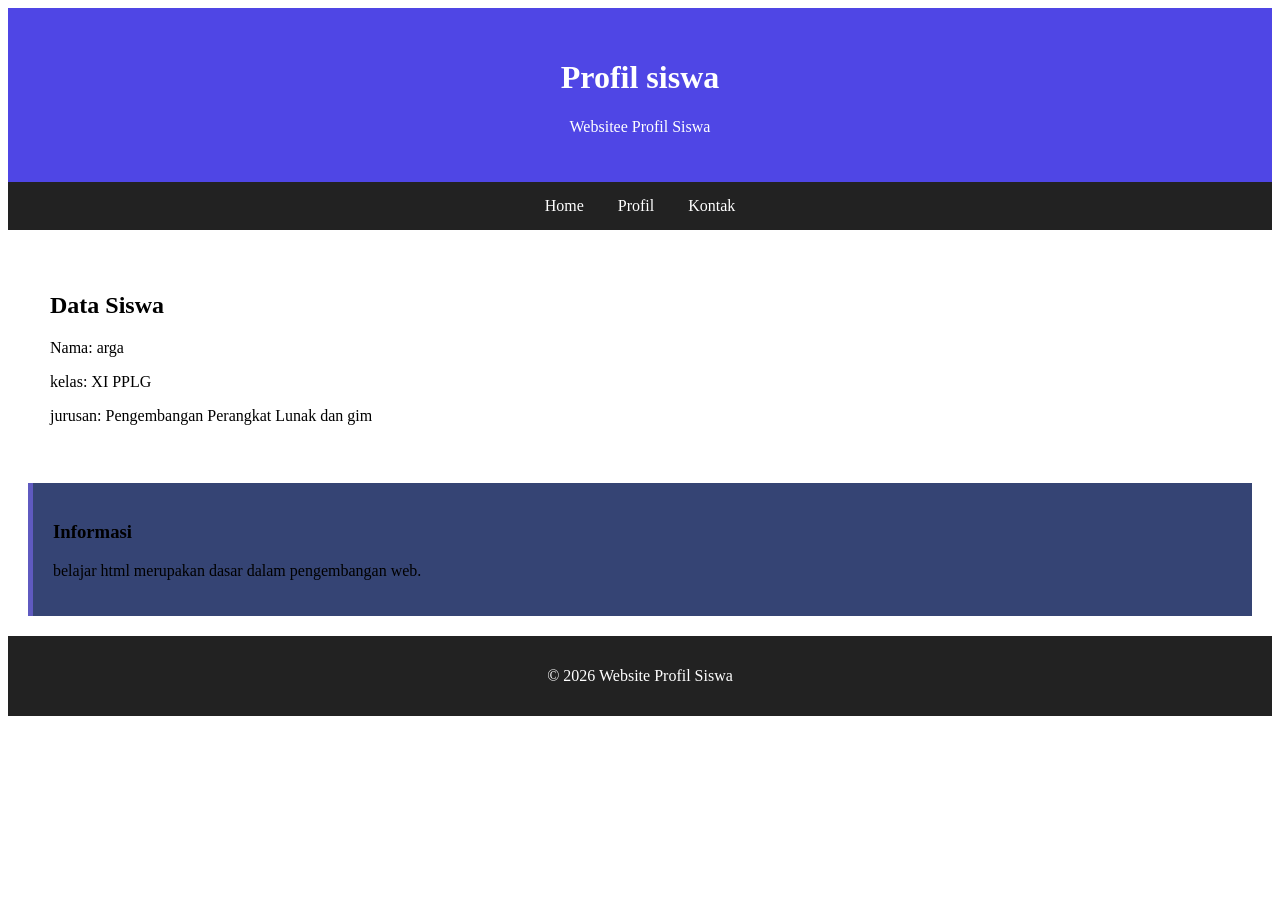
<file: semanticHTML/index.html>
<!DOCTYPE html>
<html lang="id">
<head>
    <meta charset="UTF-8">
    <meta name="viewport" content="width=device-width, initial-scale=1.0">
    <title>Profil Siswa</title>
    <link rel="stylesheet" href="style.css">
</head>
<body>
    <div class="header">
        <h1>Profil siswa</h1>
        <p>Websitee Profil Siswa</p>
    </div>

    <div class="menu">
        <a href="#">Home</a>
        <a href="#">Profil</a>
        <a href="#">Kontak</a>
    </div>

    <div class="content">
        <h2>Data Siswa</h2>

        <p>Nama: arga</p>
        <p>kelas: XI PPLG</p>
        <p>jurusan: Pengembangan Perangkat Lunak dan gim</p>
    </div>

    <div class="info">
        <h3>Informasi</h3>
        <p>
            belajar html merupakan dasar dalam pengembangan web.
        </p>
    </div>

    <div class="footer">
        <p>&copy; 2026 Website Profil Siswa</p>
    </div>
    
</body>
</html>
</file>
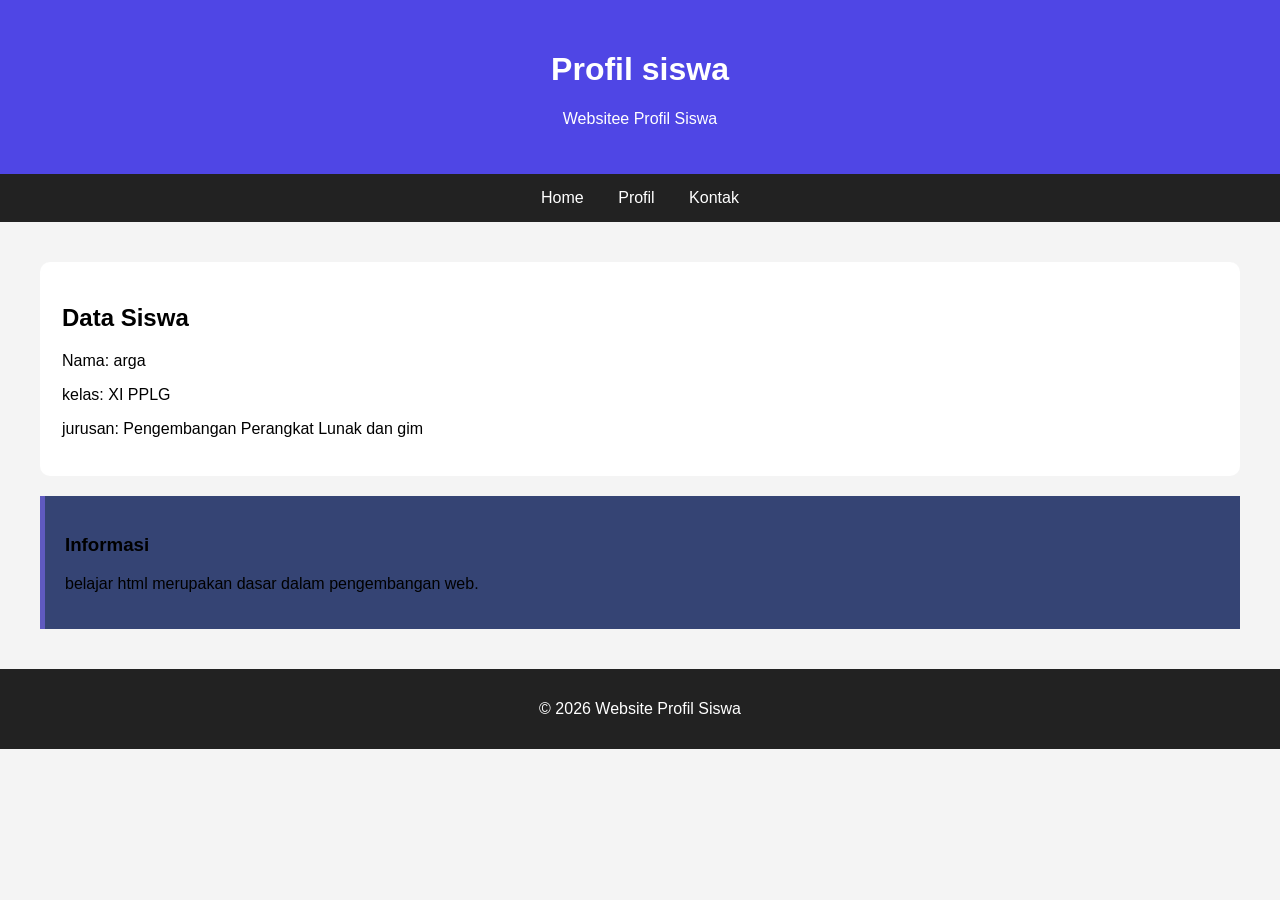
<file: semanticHTML/index2.html>
<!DOCTYPE html>
<html lang="id">
<head>
    <meta charset="UTF-8">
    <meta name="viewport" content="width=device-width, initial-scale=1.0">
    <title>Profil Siswa</title>
    <link rel="stylesheet" href="style2.css">
</head>
<body>
    <header>
        <h1>Profil siswa</h1>
        <p>Websitee Profil Siswa</p>
    </header>

    <nav>
        <a href="#">Home</a>
        <a href="#">Profil</a>
        <a href="#">Kontak</a>
    </nav>
    <main>
        <section>
            <h2>Data Siswa</h2>

            <p>Nama: arga</p>
            <p>kelas: XI PPLG</p>
            <p>jurusan: Pengembangan Perangkat Lunak dan gim</p>
        </section>

        <aside>
            <h3>Informasi</h3>
            <p>
                belajar html merupakan dasar dalam pengembangan web.
            </p>
        </aside>
    </main>
    <footer>
        <p>&copy; 2026 Website Profil Siswa</p>
    </footer>
    
</body>
</html>
</file>
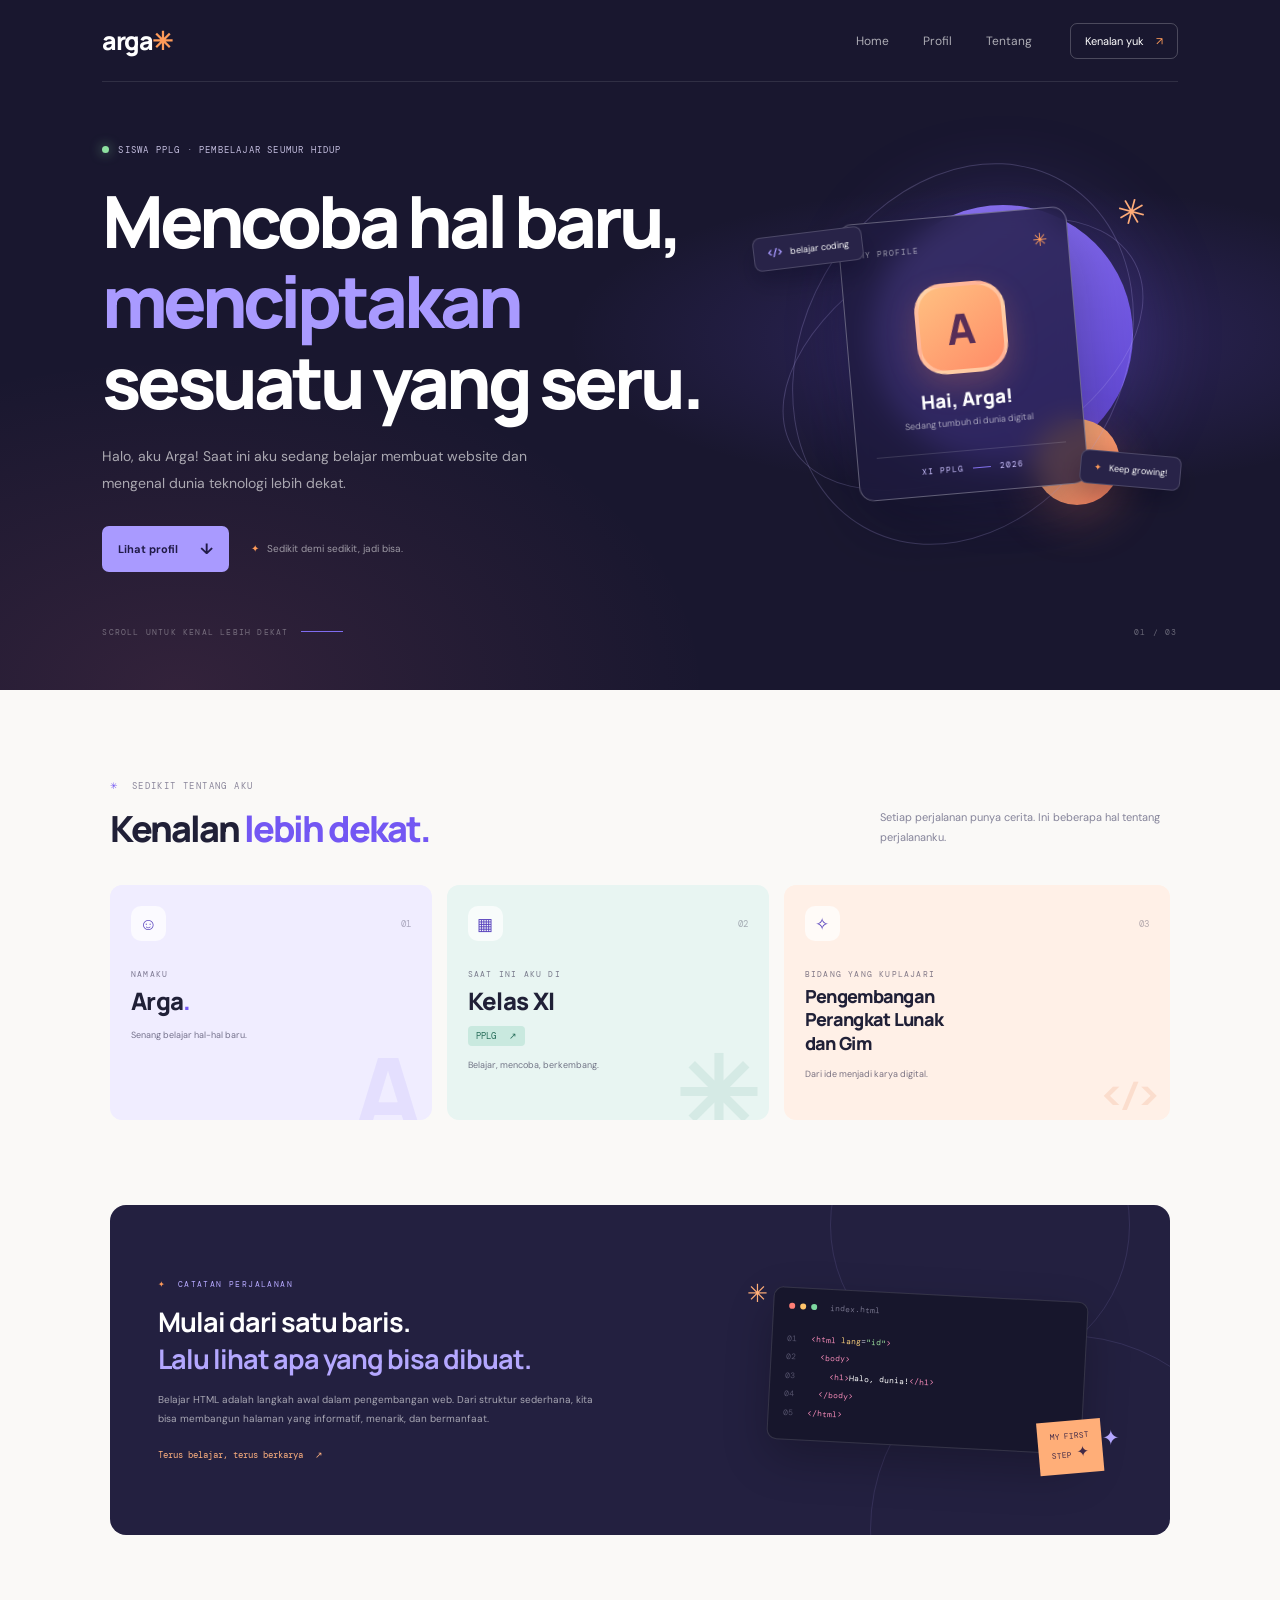
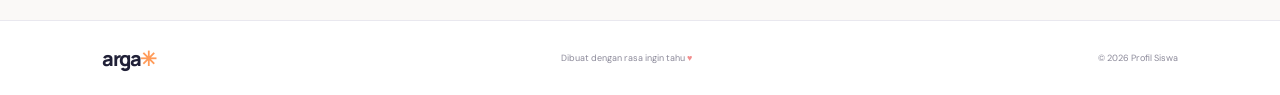
<file: semanticHTML/indexAI.html>
<!DOCTYPE html>
<html lang="id">
<head>
    <meta charset="UTF-8">
    <meta name="viewport" content="width=device-width, initial-scale=1.0">
    <title>Profil Arga | Siswa PPLG</title>
    <link rel="stylesheet" href="styleAI.css">
</head>
<body>

    <div class="hero" id="home">
        <div class="navbar">
            <div class="logo">arga<span>✳</span></div>

            <div class="menu">
                <a href="#home">Home</a>
                <a href="#profil">Profil</a>
                <a href="#tentang">Tentang</a>
            </div>

            <a class="nav-cta" href="#profil">Kenalan yuk <span>↗</span></a>
        </div>

        <div class="hero-content">
            <div class="hero-text">
                <div class="status"><span class="status-dot"></span> SISWA PPLG · PEMBELAJAR SEUMUR HIDUP</div>

                <h1>Mencoba hal baru,<br><span class="judul-warna">menciptakan</span><br>sesuatu yang seru.</h1>

                <p>Halo, aku Arga! Saat ini aku sedang belajar membuat website dan mengenal dunia teknologi lebih dekat.</p>

                <div class="hero-actions">
                    <a class="button-primary" href="#profil">Lihat profil <span>↓</span></a>
                    <div class="hero-note"><span class="note-icon">✦</span> Sedikit demi sedikit, jadi bisa.</div>
                </div>
            </div>

            <div class="hero-art">
                <div class="blob blob-purple"></div>
                <div class="blob blob-orange"></div>
                <div class="orbit orbit-one"></div>
                <div class="orbit orbit-two"></div>

                <div class="profile-visual">
                    <div class="visual-top">
                        <span>MY PROFILE</span>
                        <span class="visual-star">✳</span>
                    </div>
                    <div class="visual-avatar">A</div>
                    <div class="visual-name">Hai, Arga!</div>
                    <div class="visual-description">Sedang tumbuh di dunia digital</div>
                    <div class="visual-bottom">
                        <span>XI PPLG</span>
                        <span class="visual-line"></span>
                        <span>2026</span>
                    </div>
                </div>

                <div class="floating-card float-code"><span>&lt;/&gt;</span> belajar coding</div>
                <div class="floating-card float-star">✦ <span>Keep growing!</span></div>
                <div class="scribble">✳</div>
            </div>
        </div>

        <div class="hero-bottom">
            <span>SCROLL UNTUK KENAL LEBIH DEKAT</span>
            <span class="bottom-line"></span>
            <span>01 / 03</span>
        </div>
    </div>

    <div class="profile-section" id="profil">
        <div class="section-top">
            <div>
                <div class="section-label"><span>✳</span> SEDIKIT TENTANG AKU</div>
                <h2>Kenalan <span>lebih dekat.</span></h2>
            </div>
            <p>Setiap perjalanan punya cerita. Ini beberapa hal tentang perjalananku.</p>
        </div>

        <div class="profile-cards">
            <div class="profile-card card-name">
                <div class="card-top">
                    <div class="card-icon">☺</div>
                    <div class="card-number">01</div>
                </div>
                <div class="card-label">NAMAKU</div>
                <div class="card-title">Arga<span>.</span></div>
                <div class="card-caption">Senang belajar hal-hal baru.</div>
                <div class="card-decoration">A</div>
            </div>

            <div class="profile-card card-class">
                <div class="card-top">
                    <div class="card-icon">▦</div>
                    <div class="card-number">02</div>
                </div>
                <div class="card-label">SAAT INI AKU DI</div>
                <div class="card-title">Kelas XI</div>
                <div class="class-pill">PPLG <span>↗</span></div>
                <div class="card-caption">Belajar, mencoba, berkembang.</div>
                <div class="card-decoration">✳</div>
            </div>

            <div class="profile-card card-major">
                <div class="card-top">
                    <div class="card-icon">✧</div>
                    <div class="card-number">03</div>
                </div>
                <div class="card-label">BIDANG YANG KUPLAJARI</div>
                <div class="card-title">Pengembangan<br>Perangkat Lunak<br>dan Gim</div>
                <div class="card-caption">Dari ide menjadi karya digital.</div>
                <div class="card-decoration">&lt;/&gt;</div>
            </div>
        </div>
    </div>

    <div class="learning-section" id="tentang">
        <div class="learning-shape shape-one"></div>
        <div class="learning-shape shape-two"></div>

        <div class="learning-content">
            <div class="learning-label"><span>✦</span> CATATAN PERJALANAN</div>
            <h2>Mulai dari satu baris.<br><span>Lalu lihat apa yang bisa dibuat.</span></h2>
            <p>Belajar HTML adalah langkah awal dalam pengembangan web. Dari struktur sederhana, kita bisa membangun halaman yang informatif, menarik, dan bermanfaat.</p>
            <div class="learning-signature">Terus belajar, terus berkarya <span>↗</span></div>
        </div>

        <div class="learning-art">
            <div class="code-card">
                <div class="code-dots"><i></i><i></i><i></i><span>index.html</span></div>
                <div class="code-lines">
                    <div><b>01</b> <span class="code-pink">&lt;html</span> <span class="code-yellow">lang</span>=<span class="code-green">"id"</span><span class="code-pink">&gt;</span></div>
                    <div><b>02</b> &nbsp;&nbsp;<span class="code-pink">&lt;body&gt;</span></div>
                    <div><b>03</b> &nbsp;&nbsp;&nbsp;&nbsp;<span class="code-pink">&lt;h1&gt;</span><span class="code-white">Halo, dunia!</span><span class="code-pink">&lt;/h1&gt;</span></div>
                    <div><b>04</b> &nbsp;&nbsp;<span class="code-pink">&lt;/body&gt;</span></div>
                    <div><b>05</b> <span class="code-pink">&lt;/html&gt;</span></div>
                </div>
                <div class="code-sticker">MY FIRST<br>STEP <span>✦</span></div>
            </div>
            <div class="sparkle sparkle-one">✳</div>
            <div class="sparkle sparkle-two">✦</div>
        </div>
    </div>

    <div class="footer">
        <div class="footer-logo">arga<span>✳</span></div>
        <div class="footer-message">Dibuat dengan rasa ingin tahu <span>♥</span></div>
        <div class="footer-copy">© 2026 Profil Siswa</div>
    </div>

</body>
</html>
</file>
<file: semanticHTML/style.css>
.header{
    background-color: #4f46e5;
    color: white;
    text-align: center;
    padding: 30px;
}

.menu{
    background-color: #222;
    padding: 15px;
    text-align: center;;
}

.menu a{
    color: white;
    text-decoration: none;
    margin: 0 15px;
}

.content{
    background-color: white;
    padding: 22px;
    margin: 20px;
    border-radius: 10px;  
}

.info{
    background-color: #354474;
    padding: 20px;
    margin: 20px;
    border-left: 5px solid #5f5ac0;
}

.footer{
    background-color: #222;
    color: white;
    text-align: center;
    padding: 15px
}
</file>
<file: semanticHTML/style2.css>
body{
    margin: 0;
    font-family: Arial, sans-serif;
    background-color: #f4f4f4;
}



header{
    background-color: #4f46e5;
    color: white;
    text-align: center;
    padding: 30px;
}

nav{
    background-color: #222;
    padding: 15px;
    text-align: center;;
}

nav a{
    color: white;
    text-decoration: none;
    margin: 0 15px;
}

main{
    padding: 20px;
}

section{
    background-color: white;
    padding: 22px;
    margin: 20px;
    border-radius: 10px;  
}

aside{
    background-color: #354474;
    padding: 20px;
    margin: 20px;
    border-left: 5px solid #5f5ac0;
}

footer{
    background-color: #222;
    color: white;
    text-align: center;
    padding: 15px
}
</file>
<file: semanticHTML/styleAI.css>
@import url('https://fonts.googleapis.com/css2?family=DM+Mono:wght@400;500&family=DM+Sans:wght@400;500;600;700&family=Manrope:wght@400;500;600;700;800&display=swap');

:root {
    --ink: #202037;
    --muted: #85849a;
    --purple: #7357f3;
    --orange: #ff9b59;
    --paper: #faf9f7;
}

* {
    box-sizing: border-box;
    margin: 0;
    padding: 0;
}

html {
    scroll-behavior: smooth;
}

body {
    background: var(--paper);
    color: var(--ink);
    font-family: 'DM Sans', sans-serif;
}

a {
    color: inherit;
    text-decoration: none;
}

/* HERO */
.hero {
    position: relative;
    min-height: 690px;
    overflow: hidden;
    padding: 0 8%;
    background:
        radial-gradient(ellipse at 79% 49%, rgba(120, 89, 249, .23), transparent 31%),
        radial-gradient(ellipse at 14% 100%, rgba(237, 115, 143, .12), transparent 34%),
        #19172f;
    color: #fff;
}

.navbar {
    display: flex;
    max-width: 1200px;
    height: 82px;
    align-items: center;
    justify-content: space-between;
    margin: auto;
    border-bottom: 1px solid rgba(255, 255, 255, .1);
}

.logo,
.footer-logo {
    font-family: 'Manrope', sans-serif;
    font-size: 25px;
    font-weight: 800;
    letter-spacing: -1.5px;
}

.logo span,
.footer-logo span {
    color: var(--orange);
}

.menu {
    display: flex;
    gap: 34px;
    margin-left: auto;
    margin-right: 38px;
}

.menu a {
    color: rgba(255, 255, 255, .64);
    font-size: 12px;
    transition: color .2s;
}

.menu a:hover {
    color: white;
}

.nav-cta {
    padding: 10px 14px;
    border: 1px solid rgba(255, 255, 255, .22);
    border-radius: 7px;
    color: #fff;
    font-size: 11px;
}

.nav-cta span {
    margin-left: 9px;
    color: var(--orange);
}

.hero-content {
    display: flex;
    max-width: 1200px;
    min-height: 520px;
    align-items: center;
    justify-content: space-between;
    gap: 40px;
    margin: auto;
}

.hero-text {
    position: relative;
    z-index: 2;
    max-width: 600px;
    padding: 55px 0;
}

.status {
    display: inline-flex;
    align-items: center;
    gap: 9px;
    margin-bottom: 25px;
    color: #c4bedf;
    font-family: 'DM Mono', monospace;
    font-size: 9px;
    letter-spacing: 1.2px;
}

.status-dot {
    width: 7px;
    height: 7px;
    border-radius: 50%;
    background: #8ee1a0;
    box-shadow: 0 0 12px rgba(142, 225, 160, .7);
}

.hero h1 {
    margin-bottom: 21px;
    font-family: 'Manrope', sans-serif;
    font-size: clamp(44px, 6vw, 72px);
    font-weight: 800;
    line-height: 1.12;
    letter-spacing: -4px;
}

.judul-warna {
    color: #a99aff;
}

.hero-text > p {
    max-width: 430px;
    margin-bottom: 29px;
    color: rgba(255, 255, 255, .62);
    font-size: 14px;
    line-height: 1.9;
}

.hero-actions {
    display: flex;
    align-items: center;
    gap: 22px;
}

.button-primary {
    display: inline-flex;
    align-items: center;
    gap: 22px;
    padding: 13px 16px;
    border-radius: 7px;
    background: #a99aff;
    color: #211b48;
    font-size: 11px;
    font-weight: 700;
    transition: transform .2s, background .2s;
}

.button-primary:hover {
    transform: translateY(-3px);
    background: #c0b6ff;
}

.button-primary span {
    font-size: 15px;
}

.hero-note {
    color: rgba(255, 255, 255, .55);
    font-size: 10px;
}

.note-icon {
    margin-right: 5px;
    color: var(--orange);
}

.hero-art {
    position: relative;
    display: grid;
    width: 430px;
    height: 430px;
    flex: 0 0 430px;
    place-items: center;
}

.blob {
    position: absolute;
    border-radius: 50%;
    filter: blur(.2px);
}

.blob-purple {
    top: 66px;
    right: 45px;
    width: 260px;
    height: 260px;
    background: linear-gradient(145deg, #977eff, #5c42d3);
    box-shadow: 0 0 90px rgba(116, 87, 243, .28);
}

.blob-orange {
    right: 58px;
    bottom: 64px;
    width: 86px;
    height: 86px;
    background: linear-gradient(135deg, #ffc184, #ff805c);
    box-shadow: 0 15px 45px rgba(255, 134, 92, .25);
}

.orbit {
    position: absolute;
    border: 1px solid rgba(194, 184, 255, .22);
    border-radius: 50%;
    transform: rotate(-28deg);
}

.orbit-one {
    width: 390px;
    height: 230px;
}

.orbit-two {
    width: 320px;
    height: 400px;
    transform: rotate(30deg);
}

.profile-visual {
    position: relative;
    z-index: 1;
    width: 230px;
    padding: 19px;
    border: 1px solid rgba(255, 255, 255, .3);
    border-radius: 15px;
    background: rgba(29, 25, 61, .78);
    box-shadow: 0 25px 65px rgba(10, 8, 35, .35);
    transform: rotate(-5deg);
    backdrop-filter: blur(14px);
}

.visual-top,
.visual-bottom {
    display: flex;
    align-items: center;
    justify-content: space-between;
    color: rgba(255, 255, 255, .55);
    font-family: 'DM Mono', monospace;
    font-size: 8px;
    letter-spacing: 1px;
}

.visual-star {
    color: var(--orange);
    font-size: 18px;
}

.visual-avatar {
    display: grid;
    width: 91px;
    height: 91px;
    margin: 23px auto 13px;
    place-items: center;
    border: 4px solid rgba(255, 255, 255, .3);
    border-radius: 28px;
    background: linear-gradient(145deg, #ffc081, #ff8c67);
    color: #582e57;
    font-family: 'Manrope', sans-serif;
    font-size: 42px;
    font-weight: 800;
    box-shadow: 0 12px 30px rgba(255, 143, 103, .23);
}

.visual-name {
    text-align: center;
    font-family: 'Manrope', sans-serif;
    font-size: 19px;
    font-weight: 800;
}

.visual-description {
    margin-top: 4px;
    color: rgba(255, 255, 255, .58);
    text-align: center;
    font-size: 9px;
}

.visual-bottom {
    justify-content: center;
    gap: 9px;
    margin-top: 22px;
    padding-top: 12px;
    border-top: 1px solid rgba(255, 255, 255, .13);
    color: #cbc1ff;
}

.visual-line {
    width: 18px;
    height: 1px;
    background: #8270ee;
}

.floating-card {
    position: absolute;
    z-index: 2;
    padding: 10px 13px;
    border: 1px solid rgba(255, 255, 255, .17);
    border-radius: 8px;
    background: #282348;
    color: white;
    font-size: 9px;
    box-shadow: 0 12px 25px rgba(5, 4, 22, .25);
}

.float-code {
    top: 93px;
    left: 5px;
    transform: rotate(-7deg);
}

.float-code span {
    margin-right: 6px;
    color: #a99aff;
    font-family: 'DM Mono', monospace;
    font-weight: 700;
}

.float-star {
    right: -3px;
    bottom: 82px;
    color: var(--orange);
    transform: rotate(5deg);
}

.float-star span {
    margin-left: 5px;
    color: white;
}

.scribble {
    position: absolute;
    top: 50px;
    right: 32px;
    color: #ffac79;
    font-size: 35px;
    transform: rotate(15deg);
}

.hero-bottom {
    display: flex;
    max-width: 1200px;
    align-items: center;
    gap: 13px;
    margin: 0 auto;
    padding-bottom: 22px;
    color: rgba(255, 255, 255, .35);
    font-family: 'DM Mono', monospace;
    font-size: 8px;
    letter-spacing: 1.2px;
}

.bottom-line {
    width: 42px;
    height: 1px;
    background: #7f6cf0;
}

.hero-bottom span:last-child {
    margin-left: auto;
}

/* PROFIL */
.profile-section {
    max-width: 1120px;
    margin: auto;
    padding: 90px 30px 85px;
}

.section-top {
    display: flex;
    align-items: flex-end;
    justify-content: space-between;
    gap: 30px;
    margin-bottom: 32px;
}

.section-label {
    margin-bottom: 12px;
    color: #8b879b;
    font-family: 'DM Mono', monospace;
    font-size: 9px;
    letter-spacing: 1.4px;
}

.section-label span {
    margin-right: 6px;
    color: var(--purple);
}

.section-top h2 {
    font-family: 'Manrope', sans-serif;
    font-size: 36px;
    font-weight: 800;
    letter-spacing: -2px;
}

.section-top h2 span {
    color: var(--purple);
}

.section-top > p {
    max-width: 290px;
    padding-bottom: 5px;
    color: var(--muted);
    font-size: 11px;
    line-height: 1.8;
}

.profile-cards {
    display: grid;
    grid-template-columns: 1fr 1fr 1.2fr;
    gap: 15px;
}

.profile-card {
    position: relative;
    min-height: 235px;
    overflow: hidden;
    padding: 21px;
    border-radius: 12px;
    transition: transform .2s, box-shadow .2s;
}

.profile-card:hover {
    transform: translateY(-5px) rotate(-.5deg);
    box-shadow: 0 18px 38px rgba(33, 27, 75, .13);
}

.card-name {
    background: #f0edff;
}

.card-class {
    background: #e8f5f2;
}

.card-major {
    background: #fff0e7;
}

.card-top {
    display: flex;
    align-items: center;
    justify-content: space-between;
    margin-bottom: 28px;
}

.card-icon {
    display: grid;
    width: 35px;
    height: 35px;
    place-items: center;
    border-radius: 10px;
    background: rgba(255, 255, 255, .72);
    color: #5944bd;
    font-size: 17px;
}

.card-number {
    color: rgba(41, 37, 67, .35);
    font-family: 'DM Mono', monospace;
    font-size: 9px;
}

.card-label {
    margin-bottom: 6px;
    color: rgba(41, 37, 67, .58);
    font-family: 'DM Mono', monospace;
    font-size: 8px;
    letter-spacing: 1.2px;
}

.card-title {
    position: relative;
    z-index: 1;
    font-family: 'Manrope', sans-serif;
    font-size: 24px;
    font-weight: 800;
    line-height: 1.3;
    letter-spacing: -.7px;
}

.card-name .card-title span {
    color: var(--purple);
}

.card-class .card-title {
    margin-bottom: 7px;
}

.class-pill {
    display: inline-block;
    padding: 4px 8px;
    border-radius: 4px;
    background: #c9e9df;
    color: #286e5b;
    font-family: 'DM Mono', monospace;
    font-size: 9px;
}

.class-pill span {
    margin-left: 8px;
}

.card-major .card-title {
    font-size: 18px;
}

.card-caption {
    position: relative;
    z-index: 1;
    margin-top: 13px;
    color: rgba(41, 37, 67, .62);
    font-size: 9px;
}

.card-decoration {
    position: absolute;
    right: 10px;
    bottom: -22px;
    color: rgba(116, 87, 243, .09);
    font-family: 'Manrope', sans-serif;
    font-size: 100px;
    font-weight: 800;
    line-height: 1;
}

.card-class .card-decoration {
    color: rgba(48, 142, 113, .1);
}

.card-major .card-decoration {
    right: 12px;
    bottom: 8px;
    color: rgba(233, 128, 76, .17);
    font-family: 'DM Mono', monospace;
    font-size: 32px;
}

/* CATATAN BELAJAR */
.learning-section {
    position: relative;
    display: flex;
    max-width: 1060px;
    min-height: 330px;
    align-items: center;
    justify-content: space-between;
    gap: 30px;
    overflow: hidden;
    margin: 0 auto 85px;
    padding: 42px 48px;
    border-radius: 16px;
    background: #232040;
    color: white;
}

.learning-content {
    position: relative;
    z-index: 1;
    max-width: 510px;
}

.learning-label {
    margin-bottom: 15px;
    color: #b7aaff;
    font-family: 'DM Mono', monospace;
    font-size: 8px;
    letter-spacing: 1.4px;
}

.learning-label span {
    margin-right: 5px;
    color: var(--orange);
}

.learning-content h2 {
    margin-bottom: 13px;
    font-family: 'Manrope', sans-serif;
    font-size: 27px;
    line-height: 1.35;
    letter-spacing: -1px;
}

.learning-content h2 span {
    color: #b4a7ff;
}

.learning-content > p {
    max-width: 450px;
    color: rgba(255, 255, 255, .6);
    font-size: 10px;
    line-height: 1.9;
}

.learning-signature {
    margin-top: 21px;
    color: #ffb17f;
    font-family: 'DM Mono', monospace;
    font-size: 9px;
}

.learning-signature span {
    margin-left: 7px;
}

.learning-art {
    position: relative;
    display: grid;
    width: 390px;
    flex: 0 0 390px;
    place-items: center;
}

.code-card {
    position: relative;
    width: 315px;
    padding: 13px 15px 18px;
    border: 1px solid rgba(255, 255, 255, .13);
    border-radius: 10px;
    background: #17162c;
    box-shadow: 0 18px 45px rgba(0, 0, 0, .23);
    transform: rotate(3deg);
}

.code-dots {
    display: flex;
    align-items: center;
    gap: 5px;
    margin-bottom: 18px;
}

.code-dots i {
    width: 6px;
    height: 6px;
    border-radius: 50%;
    background: #ff7e76;
}

.code-dots i:nth-child(2) {
    background: #ffc46b;
}

.code-dots i:nth-child(3) {
    background: #7ed8a1;
}

.code-dots span {
    margin-left: 8px;
    color: #75738b;
    font-family: 'DM Mono', monospace;
    font-size: 8px;
}

.code-lines {
    color: #c5c3d7;
    font-family: 'DM Mono', monospace;
    font-size: 8px;
    line-height: 2.3;
    white-space: nowrap;
}

.code-lines b {
    margin-right: 9px;
    color: #55536c;
    font-weight: 400;
}

.code-pink {
    color: #f38ab7;
}

.code-yellow {
    color: #f4cb7b;
}

.code-green {
    color: #9bdd9d;
}

.code-white {
    color: #fff;
}

.code-sticker {
    position: absolute;
    right: -22px;
    bottom: -20px;
    padding: 9px 12px;
    background: #ffae78;
    color: #422a47;
    font-family: 'DM Mono', monospace;
    font-size: 8px;
    line-height: 1.5;
    text-align: center;
    transform: rotate(-8deg);
}

.code-sticker span {
    font-size: 15px;
}

.learning-shape {
    position: absolute;
    border: 1px solid rgba(176, 160, 255, .13);
    border-radius: 50%;
}

.shape-one {
    top: -130px;
    right: 40px;
    width: 300px;
    height: 300px;
}

.shape-two {
    right: -90px;
    bottom: -190px;
    width: 390px;
    height: 390px;
}

.sparkle {
    position: absolute;
    color: #ffae78;
}

.sparkle-one {
    top: -17px;
    left: 15px;
    font-size: 25px;
}

.sparkle-two {
    right: 2px;
    bottom: -6px;
    color: #b4a7ff;
    font-size: 21px;
}

/* FOOTER */
.footer {
    display: flex;
    min-height: 75px;
    align-items: center;
    justify-content: space-between;
    gap: 15px;
    padding: 15px 8%;
    border-top: 1px solid #e9e8ef;
    background: #fff;
}

.footer-logo {
    color: var(--ink);
    font-size: 20px;
}

.footer-message,
.footer-copy {
    color: #8b8999;
    font-size: 9px;
}

.footer-message span {
    color: #f28e8e;
}

/* RESPONSIVE */
@media (max-width: 900px) {
    .hero {
        padding: 0 6%;
    }

    .hero-art {
        width: 360px;
        flex-basis: 360px;
        transform: scale(.88);
    }

    .hero-content {
        gap: 0;
    }

    .profile-cards {
        grid-template-columns: 1fr 1fr;
    }

    .card-major {
        grid-column: 1 / -1;
        min-height: 190px;
    }

    .learning-section {
        width: 90%;
        padding: 35px;
    }

    .learning-art {
        width: 330px;
        flex-basis: 330px;
        transform: scale(.9);
    }
}

@media (max-width: 650px) {
    .hero {
        min-height: auto;
        padding: 0 6%;
    }

    .navbar {
        height: 70px;
    }

    .logo {
        font-size: 22px;
    }

    .menu {
        gap: 16px;
        margin-right: 0;
    }

    .menu a {
        font-size: 10px;
    }

    .nav-cta {
        display: none;
    }

    .hero-content {
        flex-direction: column;
        align-items: flex-start;
        padding-top: 65px;
    }

    .hero-text {
        padding: 0;
    }

    .hero h1 {
        font-size: 52px;
        letter-spacing: -3px;
    }

    .hero-text > p {
        font-size: 12px;
    }

    .hero-art {
        align-self: center;
        margin-top: 15px;
        transform: scale(.84);
        transform-origin: top center;
        margin-bottom: -60px;
    }

    .hero-bottom {
        padding-top: 18px;
    }

    .profile-section {
        padding: 70px 6% 60px;
    }

    .section-top {
        align-items: flex-start;
        flex-direction: column;
        gap: 10px;
    }

    .section-top h2 {
        font-size: 32px;
    }

    .section-top > p {
        max-width: 320px;
    }

    .profile-cards {
        grid-template-columns: 1fr 1fr;
        gap: 10px;
    }

    .profile-card {
        min-height: 205px;
        padding: 16px;
    }

    .card-major {
        grid-column: 1 / -1;
        min-height: 185px;
    }

    .card-major .card-title {
        font-size: 18px;
    }

    .learning-section {
        flex-direction: column;
        align-items: flex-start;
        gap: 20px;
        margin-bottom: 60px;
        padding: 28px 23px 35px;
    }

    .learning-content h2 {
        font-size: 23px;
    }

    .learning-art {
        align-self: center;
        width: 100%;
        flex-basis: auto;
        min-height: 180px;
        transform: scale(.9);
    }

    .footer {
        align-items: flex-start;
        flex-direction: column;
        padding: 22px 6%;
    }
}

@media (max-width: 380px) {
    .menu {
        gap: 11px;
    }

    .menu a {
        font-size: 9px;
    }

    .hero h1 {
        font-size: 44px;
    }

    .hero-actions {
        align-items: flex-start;
        flex-direction: column;
        gap: 15px;
    }

    .profile-cards {
        grid-template-columns: 1fr;
    }

    .card-major {
        grid-column: auto;
    }

    .hero-art {
        margin-left: -15px;
        transform: scale(.76);
    }

    .code-card {
        width: 285px;
    }

    .code-lines {
        font-size: 7px;
    }
}
</file>
